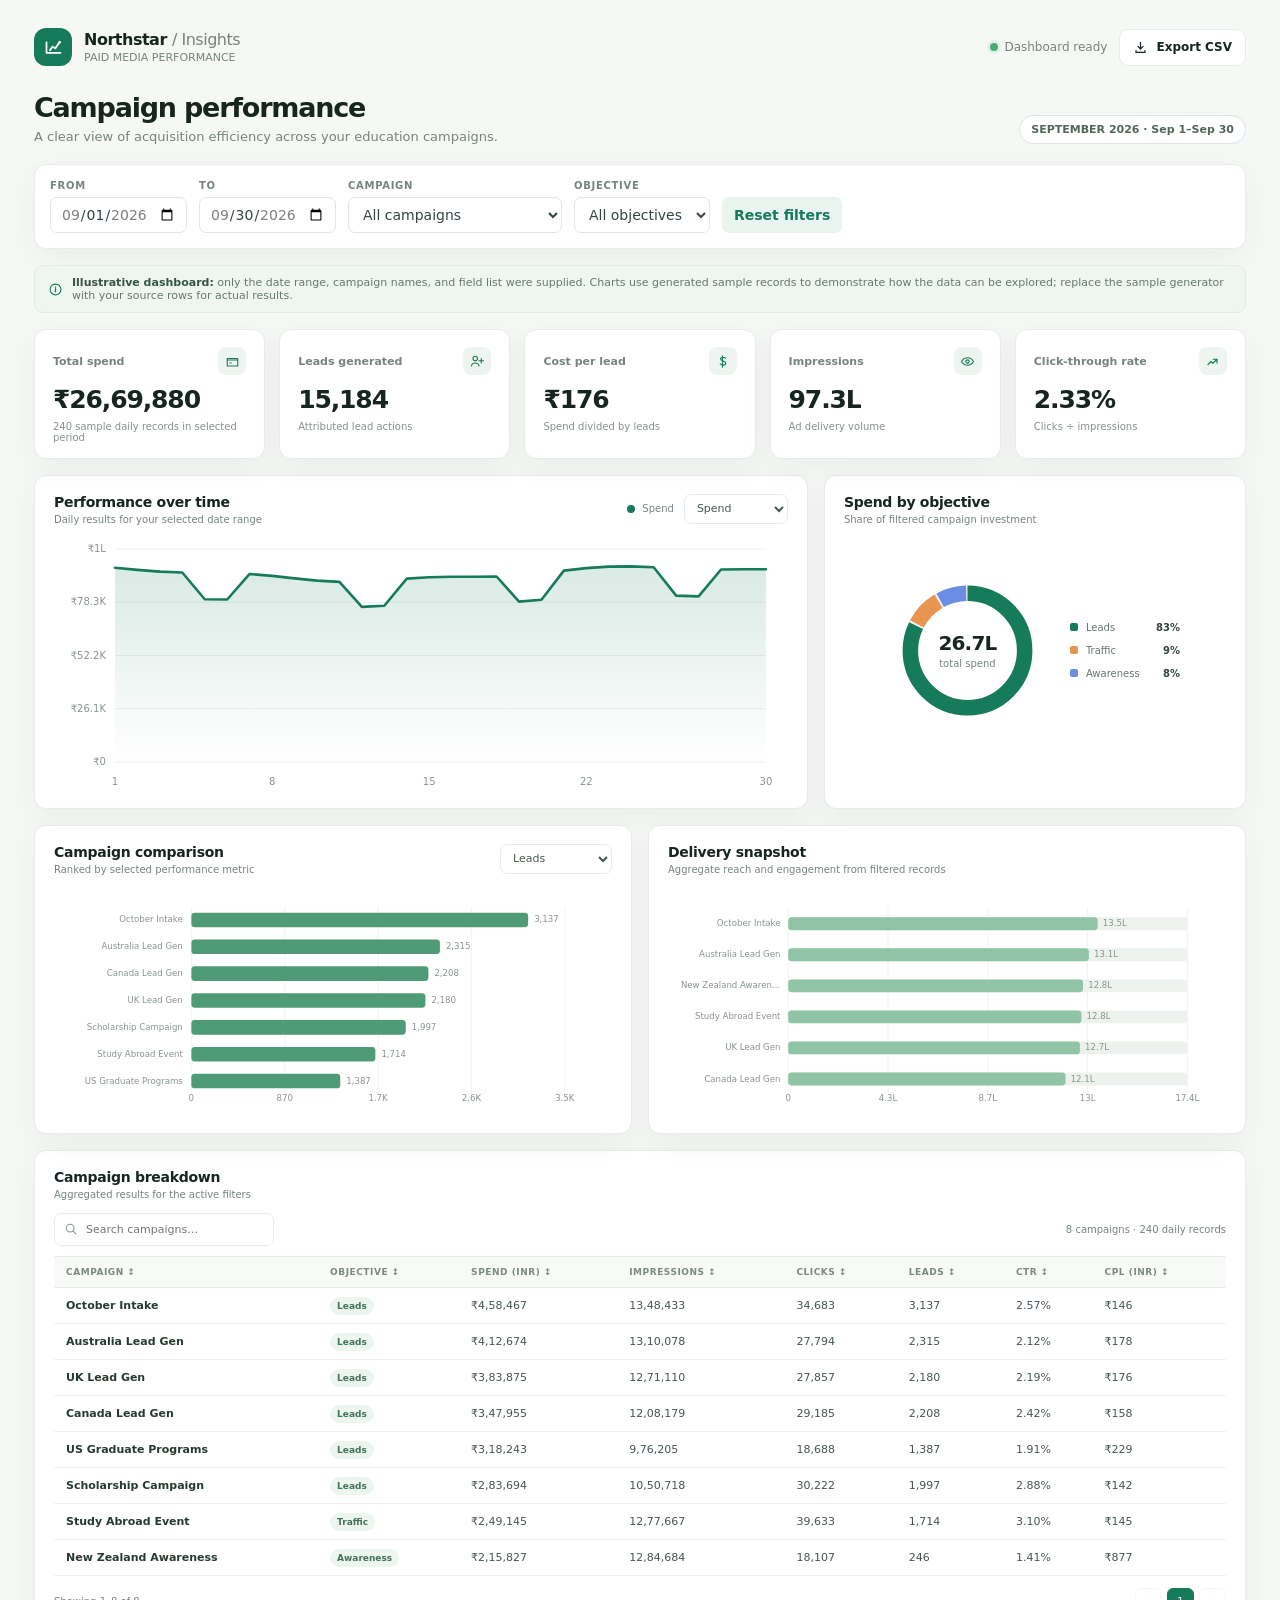
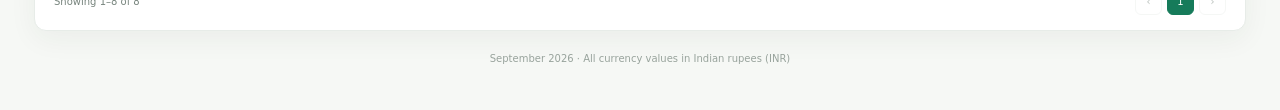
<file: index.html>
<!DOCTYPE html>
<html lang="en">
<head>
<meta charset="UTF-8">
<meta name="viewport" content="width=device-width, initial-scale=1.0">
<title>Campaign Performance | September 2026</title>
<style>
  :root {
    --ink: #17251f;
    --muted: #77847d;
    --line: #e7ece8;
    --paper: #f6f8f5;
    --card: #fff;
    --green: #167b5a;
    --green-dark: #105b43;
    --mint: #e8f4ed;
    --orange: #e99552;
    --blue: #6b8de3;
    --purple: #9880d6;
    --shadow: 0 8px 28px rgba(30, 54, 42, .055);
  }
  * { box-sizing: border-box; }
  body {
    margin: 0;
    background: var(--paper);
    color: var(--ink);
    font-family: Inter, ui-sans-serif, system-ui, -apple-system, BlinkMacSystemFont, "Segoe UI", sans-serif;
    font-size: 14px;
  }
  button, select, input { font: inherit; }
  button { cursor: pointer; }
  .app { max-width: 1480px; margin: 0 auto; padding: 28px 34px 46px; }
  .topbar { display:flex; justify-content:space-between; align-items:center; gap:20px; margin-bottom:26px; }
  .brand { display:flex; align-items:center; gap:12px; }
  .brand-mark { width:38px; height:38px; border-radius:12px; display:grid; place-items:center; color:#fff; background:var(--green); }
  .brand-mark svg { width:21px; height:21px; }
  .brand-name { font-weight:750; letter-spacing:-.03em; font-size:16px; }
  .brand-sub { color:var(--muted); font-size:11px; margin-top:2px; }
  .top-right { display:flex; align-items:center; gap:12px; color:var(--muted); font-size:12px; }
  .live-dot { width:8px; height:8px; border-radius:50%; background:#49aa79; display:inline-block; margin-right:6px; box-shadow:0 0 0 3px #e0f1e7; }
  .export-btn { border:1px solid var(--line); background:#fff; padding:10px 13px; border-radius:9px; color:var(--ink); font-weight:650; display:flex; gap:8px; align-items:center; }
  .export-btn:hover { border-color:#b6cfc0; background:#fbfdfb; }
  .export-btn svg { width:15px; height:15px; }
  .heading { display:flex; justify-content:space-between; align-items:end; gap:20px; margin: 0 0 20px; }
  h1 { font-size:27px; letter-spacing:-.045em; margin:0 0 6px; line-height:1.15; }
  .subtitle { color:var(--muted); margin:0; font-size:13px; }
  .period-badge { border:1px solid #dce6df; color:#52665a; border-radius:20px; padding:7px 11px; background:#fff; font-size:11px; font-weight:650; white-space:nowrap; }
  .filters { display:flex; flex-wrap:wrap; align-items:end; gap:12px; padding:15px; background:var(--card); border:1px solid var(--line); border-radius:12px; box-shadow:var(--shadow); margin-bottom:16px; }
  .filter { display:flex; flex-direction:column; gap:6px; min-width:135px; }
  .filter label { color:var(--muted); font-weight:650; font-size:10px; text-transform:uppercase; letter-spacing:.07em; }
  .filter select, .filter input { height:36px; border:1px solid #e1e8e3; border-radius:7px; background:#fff; padding:0 10px; color:#34463b; outline:none; }
  .filter select:focus, .filter input:focus { border-color:#7ab298; box-shadow:0 0 0 3px #e7f3eb; }
  .filter.campaign { min-width:190px; }
  .reset-btn { height:36px; padding:0 12px; border:0; color:var(--green); background:var(--mint); border-radius:7px; font-weight:700; }
  .notice { display:flex; align-items:center; gap:9px; color:#66796d; background:#eff5f0; border:1px solid #e1ebe3; border-radius:9px; padding:10px 13px; margin-bottom:16px; font-size:11px; }
  .notice strong { color:#365543; }
  .notice svg { flex:0 0 auto; width:15px; height:15px; color:var(--green); }
  .kpis { display:grid; grid-template-columns:repeat(5,1fr); gap:14px; margin-bottom:16px; }
  .card { background:var(--card); border:1px solid var(--line); border-radius:12px; box-shadow:var(--shadow); }
  .kpi { padding:17px 18px 15px; min-height:120px; position:relative; overflow:hidden; }
  .kpi-top { display:flex; align-items:center; justify-content:space-between; color:var(--muted); font-size:11px; font-weight:650; }
  .kpi-icon { display:grid; place-items:center; width:28px; height:28px; border-radius:8px; background:#eef5f0; color:var(--green); }
  .kpi-icon svg { width:15px; height:15px; }
  .kpi-value { font-size:25px; font-weight:760; letter-spacing:-.045em; margin-top:11px; line-height:1.1; }
  .kpi-foot { font-size:10px; color:#87928b; margin-top:7px; }
  .grid-main { display:grid; grid-template-columns:minmax(0,1.65fr) minmax(280px,.9fr); gap:16px; margin-bottom:16px; }
  .grid-secondary { display:grid; grid-template-columns:minmax(0,1fr) minmax(0,1fr); gap:16px; margin-bottom:16px; }
  .panel { padding:18px 19px 15px; min-width:0; }
  .panel-head { display:flex; justify-content:space-between; align-items:flex-start; gap:12px; margin-bottom:8px; }
  .panel-title { font-weight:740; font-size:14px; letter-spacing:-.02em; }
  .panel-sub { color:var(--muted); font-size:10px; margin-top:4px; }
  .select-small { height:30px; border:1px solid var(--line); border-radius:7px; color:#46584c; background:#fff; font-size:11px; padding:0 8px; }
  .chart-wrap { width:100%; position:relative; }
  .trend-wrap { height:260px; }
  .small-chart { height:235px; }
  svg.chart { display:block; width:100%; height:100%; overflow:visible; }
  .chart text { font-family:inherit; fill:#89958d; font-size:10px; }
  .chart .gridline { stroke:#edf1ee; stroke-width:1; }
  .chart .axis { stroke:#dfe7e1; stroke-width:1; }
  .chart .series-line { fill:none; stroke:var(--green); stroke-width:2.6; stroke-linecap:round; stroke-linejoin:round; }
  .chart .area { fill:url(#areaFill); }
  .chart .hoverline { stroke:#a9bdb0; stroke-dasharray:3 4; stroke-width:1; }
  .chart .point { fill:#fff; stroke:var(--green); stroke-width:2; }
  .chart .bar { fill:#4f9b77; }
  .chart .bar:hover { fill:#167b5a; }
  .chart .interactive { cursor:pointer; }
  .tooltip { position:absolute; pointer-events:none; opacity:0; z-index:5; background:#17251f; color:white; border-radius:7px; padding:8px 10px; font-size:10px; line-height:1.5; box-shadow:0 5px 16px #17251f33; white-space:nowrap; transform:translate(-50%,-110%); transition:opacity .12s; }
  .legend { display:flex; gap:7px; align-items:center; color:#77847d; font-size:10px; }
  .legend-dot { width:8px; height:8px; border-radius:50%; background:var(--green); }
  .donut-layout { height:235px; display:flex; align-items:center; justify-content:center; gap:25px; }
  .donut-box { width:155px; height:155px; position:relative; flex:0 0 auto; }
  .donut-box svg { width:100%; height:100%; transform:rotate(-90deg); }
  .donut-center { position:absolute; inset:0; display:flex; flex-direction:column; align-items:center; justify-content:center; pointer-events:none; }
  .donut-center strong { font-size:20px; letter-spacing:-.04em; }
  .donut-center span { color:var(--muted); font-size:10px; margin-top:3px; }
  .donut-legend { display:flex; flex-direction:column; gap:12px; min-width:110px; }
  .legend-row { display:grid; grid-template-columns:9px 1fr auto; gap:7px; align-items:center; font-size:10px; color:#68766e; }
  .legend-row i { width:8px; height:8px; border-radius:2px; }
  .legend-row strong { color:#34463b; font-size:10px; }
  .table-panel { overflow:hidden; }
  .table-tools { display:flex; align-items:center; justify-content:space-between; gap:12px; margin:13px 0 10px; }
  .search { position:relative; }
  .search svg { position:absolute; left:10px; top:9px; width:14px; color:#89958d; }
  .search input { border:1px solid var(--line); border-radius:7px; height:33px; padding:0 10px 0 31px; width:220px; outline:none; font-size:11px; }
  .search input:focus { border-color:#7ab298; }
  .table-meta { color:var(--muted); font-size:10px; }
  .table-scroll { overflow-x:auto; }
  table { border-collapse:collapse; width:100%; min-width:760px; }
  th { background:#f8faf8; color:#7b8980; font-size:9px; letter-spacing:.06em; text-transform:uppercase; font-weight:700; text-align:left; padding:10px 12px; border-top:1px solid var(--line); border-bottom:1px solid var(--line); white-space:nowrap; cursor:pointer; }
  th:hover { color:var(--green); }
  td { padding:11px 12px; border-bottom:1px solid #edf1ee; color:#46574d; font-size:11px; white-space:nowrap; }
  tbody tr:hover { background:#fbfdfb; }
  .campaign-cell { color:#263a2f; font-weight:680; }
  .objective-tag { background:#edf5ef; color:#42745a; padding:4px 7px; border-radius:20px; font-size:9px; font-weight:650; }
  .pagination { display:flex; justify-content:space-between; align-items:center; padding-top:12px; color:var(--muted); font-size:10px; }
  .page-buttons { display:flex; gap:5px; }
  .page-buttons button { min-width:27px; height:27px; border:1px solid var(--line); background:#fff; border-radius:6px; color:#58685e; font-size:10px; }
  .page-buttons button.active { background:var(--green); color:#fff; border-color:var(--green); }
  .page-buttons button:disabled { opacity:.4; cursor:default; }
  .footer { color:#98a39c; text-align:center; font-size:10px; margin-top:22px; }
  @media (max-width: 1000px) {
    .app { padding:24px 20px 36px; }
    .kpis { grid-template-columns:repeat(3,1fr); }
    .grid-main { grid-template-columns:minmax(0,1.4fr) minmax(250px,.9fr); }
    .donut-layout { gap:10px; }
    .donut-box { width:130px; height:130px; }
  }
  @media (max-width: 720px) {
    .app { padding:18px 14px 30px; }
    .heading { align-items:flex-start; flex-direction:column; gap:10px; }
    h1 { font-size:24px; }
    .topbar { margin-bottom:22px; }
    .top-right .live-text { display:none; }
    .filters { gap:10px; }
    .filter { flex:1 1 130px; }
    .filter.campaign { min-width:150px; }
    .kpis { grid-template-columns:repeat(2,1fr); gap:10px; }
    .kpi { min-height:110px; padding:14px; }
    .kpi-value { font-size:22px; }
    .grid-main, .grid-secondary { grid-template-columns:1fr; gap:12px; }
    .panel { padding:15px 14px 12px; }
    .trend-wrap { height:235px; }
    .small-chart { height:220px; }
    .donut-layout { height:220px; }
    .table-tools { align-items:flex-start; flex-direction:column; }
    .search input { width:min(100%, 280px); }
  }
  @media (max-width: 390px) {
    .kpis { grid-template-columns:1fr 1fr; }
    .kpi-top { font-size:10px; }
    .kpi-value { font-size:19px; }
    .top-right { gap:7px; }
    .export-btn { padding:9px; }
    .donut-layout { gap:5px; }
    .donut-box { width:115px; height:115px; }
  }
</style>
</head>
<body>
<div class="app">
  <header class="topbar">
    <div class="brand">
      <div class="brand-mark" aria-hidden="true">
        <svg viewBox="0 0 24 24" fill="none"><path d="M4 18V6m0 12h16M8 15l3-4 3 2 5-7" stroke="currentColor" stroke-width="2" stroke-linecap="round" stroke-linejoin="round"/><circle cx="19" cy="6" r="1.5" fill="currentColor"/></svg>
      </div>
      <div><div class="brand-name">Northstar <span style="font-weight:450;color:#77847d">/ Insights</span></div><div class="brand-sub">PAID MEDIA PERFORMANCE</div></div>
    </div>
    <div class="top-right">
      <span class="live-text"><span class="live-dot"></span>Dashboard ready</span>
      <button class="export-btn" id="exportBtn" title="Download filtered campaign data as CSV">
        <svg viewBox="0 0 20 20" fill="none"><path d="M10 3v9m0 0 3.5-3.5M10 12 6.5 8.5M4 14v2.5h12V14" stroke="currentColor" stroke-width="1.6" stroke-linecap="round" stroke-linejoin="round"/></svg>
        Export CSV
      </button>
    </div>
  </header>

  <section class="heading">
    <div>
      <h1>Campaign performance</h1>
      <p class="subtitle">A clear view of acquisition efficiency across your education campaigns.</p>
    </div>
    <span class="period-badge" id="periodBadge">SEPTEMBER 2026</span>
  </section>

  <section class="filters" aria-label="Dashboard filters">
    <div class="filter">
      <label for="dateFrom">From</label>
      <input type="date" id="dateFrom" min="2026-09-01" max="2026-09-30" value="2026-09-01">
    </div>
    <div class="filter">
      <label for="dateTo">To</label>
      <input type="date" id="dateTo" min="2026-09-01" max="2026-09-30" value="2026-09-30">
    </div>
    <div class="filter campaign">
      <label for="campaignFilter">Campaign</label>
      <select id="campaignFilter"><option value="all">All campaigns</option></select>
    </div>
    <div class="filter">
      <label for="objectiveFilter">Objective</label>
      <select id="objectiveFilter"><option value="all">All objectives</option></select>
    </div>
    <button class="reset-btn" id="resetBtn">Reset filters</button>
  </section>

  <div class="notice">
    <svg viewBox="0 0 20 20" fill="none"><circle cx="10" cy="10" r="7.2" stroke="currentColor" stroke-width="1.5"/><path d="M10 9v4m0-6h.01" stroke="currentColor" stroke-width="1.7" stroke-linecap="round"/></svg>
    <span><strong>Illustrative dashboard:</strong> only the date range, campaign names, and field list were supplied. Charts use generated sample records to demonstrate how the data can be explored; replace the sample generator with your source rows for actual results.</span>
  </div>

  <section class="kpis" aria-label="Campaign summary">
    <article class="card kpi"><div class="kpi-top"><span>Total spend</span><span class="kpi-icon"><svg viewBox="0 0 20 20" fill="none"><path d="M3 6h14v10H3zM3 8h14M6 12h3" stroke="currentColor" stroke-width="1.5" stroke-linejoin="round"/></svg></span></div><div class="kpi-value" id="kpiSpend">—</div><div class="kpi-foot" id="kpiSpendFoot">INR invested in selected period</div></article>
    <article class="card kpi"><div class="kpi-top"><span>Leads generated</span><span class="kpi-icon"><svg viewBox="0 0 20 20" fill="none"><circle cx="7" cy="6" r="3" stroke="currentColor" stroke-width="1.5"/><path d="M2 16c.3-2.8 2-4 5-4s4.7 1.2 5 4m3-10v6m-3-3h6" stroke="currentColor" stroke-width="1.5" stroke-linecap="round"/></svg></span></div><div class="kpi-value" id="kpiLeads">—</div><div class="kpi-foot">Attributed lead actions</div></article>
    <article class="card kpi"><div class="kpi-top"><span>Cost per lead</span><span class="kpi-icon"><svg viewBox="0 0 20 20" fill="none"><path d="M10 2.5v15m4-11.8c-.7-.9-1.8-1.3-3.3-1.3-2 0-3.2 1-3.2 2.4 0 3.8 6.8 1.5 6.8 5.4 0 1.5-1.4 2.6-3.6 2.6-1.5 0-2.8-.5-3.8-1.6" stroke="currentColor" stroke-width="1.5" stroke-linecap="round"/></svg></span></div><div class="kpi-value" id="kpiCpl">—</div><div class="kpi-foot">Spend divided by leads</div></article>
    <article class="card kpi"><div class="kpi-top"><span>Impressions</span><span class="kpi-icon"><svg viewBox="0 0 20 20" fill="none"><path d="M2 10s2.8-5 8-5 8 5 8 5-2.8 5-8 5-8-5-8-5Z" stroke="currentColor" stroke-width="1.5"/><circle cx="10" cy="10" r="2.2" stroke="currentColor" stroke-width="1.5"/></svg></span></div><div class="kpi-value" id="kpiImpressions">—</div><div class="kpi-foot">Ad delivery volume</div></article>
    <article class="card kpi"><div class="kpi-top"><span>Click-through rate</span><span class="kpi-icon"><svg viewBox="0 0 20 20" fill="none"><path d="m4 14 4-4 2.5 2.5L16 7m-5 0h5v5" stroke="currentColor" stroke-width="1.6" stroke-linecap="round" stroke-linejoin="round"/></svg></span></div><div class="kpi-value" id="kpiCtr">—</div><div class="kpi-foot">Clicks ÷ impressions</div></article>
  </section>

  <section class="grid-main">
    <article class="card panel">
      <div class="panel-head">
        <div><div class="panel-title">Performance over time</div><div class="panel-sub">Daily results for your selected date range</div></div>
        <div style="display:flex;align-items:center;gap:10px">
          <span class="legend"><i class="legend-dot"></i><span id="trendLegend">Spend</span></span>
          <select class="select-small" id="trendMetric" aria-label="Trend metric">
            <option value="spend">Spend</option><option value="leads">Leads</option><option value="clicks">Clicks</option><option value="impressions">Impressions</option>
          </select>
        </div>
      </div>
      <div class="chart-wrap trend-wrap"><div class="tooltip" id="trendTip"></div><svg class="chart" id="trendChart" viewBox="0 0 720 260" preserveAspectRatio="xMidYMid meet" role="img" aria-label="Daily performance trend chart"></svg></div>
    </article>
    <article class="card panel">
      <div class="panel-head"><div><div class="panel-title">Spend by objective</div><div class="panel-sub">Share of filtered campaign investment</div></div></div>
      <div class="donut-layout">
        <div class="donut-box"><svg id="donutChart" viewBox="0 0 160 160" role="img" aria-label="Spend by campaign objective"></svg><div class="donut-center"><strong id="donutTotal">—</strong><span>total spend</span></div></div>
        <div class="donut-legend" id="donutLegend"></div>
      </div>
    </article>
  </section>

  <section class="grid-secondary">
    <article class="card panel">
      <div class="panel-head">
        <div><div class="panel-title">Campaign comparison</div><div class="panel-sub">Ranked by selected performance metric</div></div>
        <select class="select-small" id="barMetric" aria-label="Campaign comparison metric">
          <option value="leads">Leads</option><option value="spend">Spend</option><option value="cpl">Cost per lead</option><option value="clicks">Clicks</option>
        </select>
      </div>
      <div class="chart-wrap small-chart"><div class="tooltip" id="barTip"></div><svg class="chart" id="barChart" viewBox="0 0 650 235" preserveAspectRatio="xMidYMid meet" role="img" aria-label="Campaign comparison chart"></svg></div>
    </article>
    <article class="card panel">
      <div class="panel-head"><div><div class="panel-title">Delivery snapshot</div><div class="panel-sub">Aggregate reach and engagement from filtered records</div></div></div>
      <div class="chart-wrap small-chart"><div class="tooltip" id="deliveryTip"></div><svg class="chart" id="deliveryChart" viewBox="0 0 650 235" preserveAspectRatio="xMidYMid meet" role="img" aria-label="Campaign delivery snapshot"></svg></div>
    </article>
  </section>

  <section class="card panel table-panel">
    <div class="panel-head">
      <div><div class="panel-title">Campaign breakdown</div><div class="panel-sub">Aggregated results for the active filters</div></div>
    </div>
    <div class="table-tools">
      <div class="search"><svg viewBox="0 0 20 20" fill="none"><circle cx="8.8" cy="8.8" r="5.5" stroke="currentColor" stroke-width="1.5"/><path d="m13 13 4 4" stroke="currentColor" stroke-width="1.5" stroke-linecap="round"/></svg><input id="searchInput" type="search" placeholder="Search campaigns…"></div>
      <span class="table-meta" id="tableMeta"></span>
    </div>
    <div class="table-scroll">
      <table>
        <thead><tr>
          <th data-sort="name">Campaign ↕</th><th data-sort="objective">Objective ↕</th><th data-sort="spend">Spend (INR) ↕</th><th data-sort="impressions">Impressions ↕</th><th data-sort="clicks">Clicks ↕</th><th data-sort="leads">Leads ↕</th><th data-sort="ctr">CTR ↕</th><th data-sort="cpl">CPL (INR) ↕</th>
        </tr></thead>
        <tbody id="tableBody"></tbody>
      </table>
    </div>
    <div class="pagination"><span id="pageInfo"></span><div class="page-buttons" id="pageButtons"></div></div>
  </section>
  <div class="footer">September 2026 · All currency values in Indian rupees (INR)</div>
</div>

<script>
(() => {
  "use strict";
  const campaignSpecs = [
    {name:"Australia Lead Gen", objective:"Leads", base:14200, cpm:315, ctr:.021, cvr:.083, audience:"Study Abroad", age:"18–24"},
    {name:"Canada Lead Gen", objective:"Leads", base:11900, cpm:288, ctr:.024, cvr:.076, audience:"Study Abroad", age:"18–24"},
    {name:"UK Lead Gen", objective:"Leads", base:13100, cpm:302, ctr:.022, cvr:.079, audience:"Study Abroad", age:"18–24"},
    {name:"October Intake", objective:"Leads", base:15700, cpm:340, ctr:.026, cvr:.091, audience:"High Intent", age:"22–30"},
    {name:"Scholarship Campaign", objective:"Leads", base:9800, cpm:270, ctr:.029, cvr:.066, audience:"Scholarship Seekers", age:"18–24"},
    {name:"Study Abroad Event", objective:"Traffic", base:8700, cpm:195, ctr:.031, cvr:.043, audience:"Event Prospects", age:"18–30"},
    {name:"US Graduate Programs", objective:"Leads", base:11200, cpm:326, ctr:.019, cvr:.074, audience:"Graduate Applicants", age:"25–34"},
    {name:"New Zealand Awareness", objective:"Awareness", base:7600, cpm:168, ctr:.014, cvr:.028, audience:"Prospective Students", age:"18–24"}
  ];
  const placements = ["Instagram Feed","Facebook Feed","Instagram Stories","Reels"];
  const creatives = ["Video","Carousel","Static Image"];
  const destinations = ["Lead Form","Website","Event Page"];
  const rows = [];
  const pad = n => String(n).padStart(2,"0");
  const fmtDate = d => `2026-09-${pad(d)}`;
  // Deterministic sample records make the dashboard usable without source-level rows.
  for (let day=1; day<=30; day++) {
    campaignSpecs.forEach((c, ci) => {
      const wave = 1 + .13*Math.sin((day + ci*2.7)/4.2) + .055*Math.cos(day*.79 + ci);
      const weekday = [0,1,2,3,4,5,6][new Date(2026,8,day).getDay()];
      const dayFactor = weekday===0 || weekday===6 ? .86 : 1;
      const spend = Math.round(c.base * wave * dayFactor);
      const impressions = Math.round(spend / c.cpm * 1000);
      const clicks = Math.round(impressions * c.ctr * (1 + .08*Math.sin(day*.5 + ci)));
      const leads = c.objective === "Awareness" ? Math.round(clicks * c.cvr * .48) : Math.max(1,Math.round(clicks * c.cvr * (1 + .12*Math.cos(day*.67 + ci))));
      const reach = Math.round(impressions / (1.48 + .16*Math.sin(day*.28+ci)));
      const budget = Math.round(c.base * 1.12);
      rows.push({
        Date:fmtDate(day), Campaign_ID:`CMP${String(ci+1).padStart(3,"0")}`, Campaign_Name:c.name,
        Ad_Set:`${c.audience} | ${c.age}`, Ad_ID:`AD${String(ci+1).padStart(2,"0")}${String((day%4)+1).padStart(2,"0")}`,
        Destination:destinations[(day+ci)%destinations.length], Objective:c.objective,
        Creative_Type:creatives[(day+ci*2)%creatives.length], Placement:placements[(day+ci)%placements.length],
        Audience:c.audience, Age_Group:c.age, Budget_INR:budget, Spend_INR:spend, Impressions:impressions,
        Reach:reach, Clicks:clicks, CTR_Percent:impressions ? clicks/impressions*100 : 0,
        CPC_INR:clicks ? spend/clicks : 0, CPM_INR:impressions ? spend/impressions*1000 : 0,
        Leads:leads, CPL_INR:leads ? spend/leads : 0,
        Landing_Page_Views:Math.round(clicks*.81), Video_Views:Math.round(impressions*(c.objective==="Awareness"?.23:.105)),
        Frequency:impressions/reach
      });
    });
  }
  const $ = id => document.getElementById(id);
  const colors = ["#167b5a","#e99552","#6b8de3","#9880d6","#4ca6a0","#d6757c","#83a94f","#d1a841"];
  const num = n => new Intl.NumberFormat("en-IN").format(Math.round(n||0));
  const money = n => "₹" + num(n);
  const compact = n => {
    if (n >= 1e7) return (n/1e7).toFixed(1).replace(/\.0$/,"")+"Cr";
    if (n >= 1e5) return (n/1e5).toFixed(1).replace(/\.0$/,"")+"L";
    if (n >= 1e3) return (n/1e3).toFixed(1).replace(/\.0$/,"")+"K";
    return num(n);
  };
  const sum = (arr,key) => arr.reduce((a,r)=>a+(+r[key]||0),0);
  const escapeHTML = s => String(s).replace(/[&<>"']/g, c => ({'&':'&amp;','<':'&lt;','>':'&gt;','"':'&quot;',"'":'&#39;'}[c]));
  const campaignSelect = $("campaignFilter");
  campaignSpecs.forEach(c => campaignSelect.add(new Option(c.name,c.name)));
  [...new Set(rows.map(r=>r.Objective))].forEach(x => $("objectiveFilter").add(new Option(x,x)));

  let filtered = rows.slice();
  let sortKey = "spend", sortDirection = -1, page = 1;
  const pageSize = 8;
  function getFiltered() {
    const from = $("dateFrom").value || "2026-09-01";
    const to = $("dateTo").value || "2026-09-30";
    const camp = campaignSelect.value, obj = $("objectiveFilter").value;
    return rows.filter(r => r.Date >= from && r.Date <= to &&
      (camp==="all" || r.Campaign_Name===camp) && (obj==="all" || r.Objective===obj));
  }
  function aggregateByCampaign(data) {
    const map = new Map();
    data.forEach(r => {
      let a=map.get(r.Campaign_Name);
      if (!a) { a={name:r.Campaign_Name,objective:r.Objective,spend:0,impressions:0,reach:0,clicks:0,leads:0,views:0,video:0}; map.set(r.Campaign_Name,a); }
      a.spend+=r.Spend_INR; a.impressions+=r.Impressions; a.reach+=r.Reach; a.clicks+=r.Clicks; a.leads+=r.Leads; a.views+=r.Landing_Page_Views; a.video+=r.Video_Views;
    });
    return [...map.values()].map(a=>({...a,ctr:a.impressions?a.clicks/a.impressions*100:0,cpl:a.leads?a.spend/a.leads:0,cpc:a.clicks?a.spend/a.clicks:0,frequency:a.reach?a.impressions/a.reach:0}));
  }
  function setPeriodLabel() {
    const from=$("dateFrom").value, to=$("dateTo").value;
    const sameMonth=from.slice(0,7)===to.slice(0,7);
    const dateFmt=s=>new Date(s+"T00:00:00").toLocaleDateString("en-US",{month:"short",day:"numeric"});
    $("periodBadge").textContent=sameMonth
      ? `${new Date(from+"T00:00:00").toLocaleDateString("en-US",{month:"long",year:"numeric"}).toUpperCase()} · ${dateFmt(from)}–${dateFmt(to)}`
      : `${dateFmt(from)} – ${dateFmt(to)}, 2026`;
  }
  function update() {
    // Keep the date interval valid after manual edits.
    if ($("dateFrom").value > $("dateTo").value) $("dateTo").value = $("dateFrom").value;
    filtered=getFiltered();
    setPeriodLabel();
    const spend=sum(filtered,"Spend_INR"), leads=sum(filtered,"Leads"), impressions=sum(filtered,"Impressions"), clicks=sum(filtered,"Clicks");
    $("kpiSpend").textContent=money(spend);
    $("kpiLeads").textContent=num(leads);
    $("kpiCpl").textContent=leads?money(spend/leads):"—";
    $("kpiImpressions").textContent=compact(impressions);
    $("kpiCtr").textContent=impressions?(clicks/impressions*100).toFixed(2)+"%":"—";
    $("kpiSpendFoot").textContent=`${filtered.length} sample daily records in selected period`;
    renderTrend(filtered);
    renderDonut(filtered);
    renderBars(filtered);
    renderDelivery(filtered);
    renderTable();
  }
  function svgEl(name,attrs={},text) {
    const el=document.createElementNS("http://www.w3.org/2000/svg",name);
    Object.entries(attrs).forEach(([k,v])=>el.setAttribute(k,v));
    if(text!==undefined) el.textContent=text;
    return el;
  }
  function niceMax(x) {
    if (!x || x<=0) return 1;
    const p=Math.pow(10,Math.floor(Math.log10(x)));
    return Math.ceil(x/p*1.15)/1.15*p;
  }
  function showTip(tip, wrap, html, event) {
    const rect=wrap.getBoundingClientRect();
    tip.innerHTML=html;
    tip.style.left=Math.max(45,Math.min(rect.width-45,event.clientX-rect.left))+"px";
    tip.style.top=Math.max(45,event.clientY-rect.top)+"px";
    tip.style.opacity=1;
  }
  function renderTrend(data) {
    const svg=$("trendChart"); svg.replaceChildren();
    const W=720,H=260,L=54,R=15,T=16,B=31, pw=W-L-R,ph=H-T-B;
    const metric=$("trendMetric").value;
    const cfg={spend:{key:"Spend_INR",label:"Spend",format:money},leads:{key:"Leads",label:"Leads",format:num},clicks:{key:"Clicks",label:"Clicks",format:num},impressions:{key:"Impressions",label:"Impressions",format:compact}}[metric];
    $("trendLegend").textContent=cfg.label;
    const dayMap=new Map();
    data.forEach(r=>dayMap.set(r.Date,(dayMap.get(r.Date)||0)+r[cfg.key]));
    const days=[...dayMap.keys()].sort();
    if(!days.length){svg.append(svgEl("text",{x:W/2,y:H/2,"text-anchor":"middle"},"No data for this selection"));return;}
    const vals=days.map(d=>dayMap.get(d)), max=niceMax(Math.max(...vals));
    const x=i=>L+(days.length===1?pw/2:i/(days.length-1)*pw), y=v=>T+ph-(v/max*ph);
    const defs=svgEl("defs"), grad=svgEl("linearGradient",{id:"areaFill",x1:"0",x2:"0",y1:"0",y2:"1"});
    grad.append(svgEl("stop",{offset:"0%","stop-color":"#167b5a","stop-opacity":".16"}),svgEl("stop",{offset:"100%","stop-color":"#167b5a","stop-opacity":"0"}));defs.append(grad);svg.append(defs);
    for(let i=0;i<=4;i++){
      const yy=T+ph-i*ph/4, value=max*i/4;
      svg.append(svgEl("line",{x1:L,y1:yy,x2:W-R,y2:yy,class:"gridline"}));
      svg.append(svgEl("text",{x:L-9,y:yy+3,"text-anchor":"end"},metric==="spend"?"₹"+compact(value):compact(value)));
    }
    const dline=vals.map((v,i)=>(i?"L":"M")+x(i)+" "+y(v)).join(" ");
    const area=dline+` L ${x(vals.length-1)} ${T+ph} L ${x(0)} ${T+ph} Z`;
    svg.append(svgEl("path",{d:area,class:"area"}),svgEl("path",{d:dline,class:"series-line"}));
    const labelIdx=[...new Set([0,Math.floor((days.length-1)*.25),Math.floor((days.length-1)*.5),Math.floor((days.length-1)*.75),days.length-1])];
    labelIdx.forEach(i=>svg.append(svgEl("text",{x:x(i),y:H-8,"text-anchor":"middle"},String(Number(days[i].slice(-2))))));
    const wrap=svg.parentElement, tip=$("trendTip");
    days.forEach((d,i)=>{
      const group=svgEl("g",{class:"interactive"});
      group.append(svgEl("line",{x1:x(i),y1:T,x2:x(i),y2:T+ph,class:"hoverline",opacity:"0"}));
      group.append(svgEl("circle",{cx:x(i),cy:y(vals[i]),r:"4",class:"point",opacity:"0"}));
      group.append(svgEl("rect",{x:x(i)-Math.max(8,pw/days.length/2),y:T,width:Math.max(16,pw/days.length),height:ph,fill:"transparent"}));
      group.addEventListener("mousemove",e=>{
        group.children[0].setAttribute("opacity","1");group.children[1].setAttribute("opacity","1");
        showTip(tip,wrap,`<strong>${new Date(d+"T00:00:00").toLocaleDateString("en-US",{month:"short",day:"numeric"})}</strong><br>${cfg.label}: ${cfg.format(vals[i])}`,e);
      });
      group.addEventListener("mouseleave",()=>{group.children[0].setAttribute("opacity","0");group.children[1].setAttribute("opacity","0");tip.style.opacity=0;});
      svg.append(group);
    });
  }
  function renderDonut(data) {
    const svg=$("donutChart"); svg.replaceChildren();
    const totals=new Map();data.forEach(r=>totals.set(r.Objective,(totals.get(r.Objective)||0)+r.Spend_INR));
    const entries=[...totals].sort((a,b)=>b[1]-a[1]), total=entries.reduce((a,e)=>a+e[1],0);
    $("donutTotal").textContent=compact(total);
    const cx=80,cy=80,r=59,circ=2*Math.PI*r;
    svg.append(svgEl("circle",{cx,cy,r,fill:"none",stroke:"#edf1ee","stroke-width":16}));
    let offset=0;
    entries.forEach(([label,value],i)=>{
      const length=total?value/total*circ:0;
      svg.append(svgEl("circle",{cx,cy,r,fill:"none",stroke:colors[i%colors.length],"stroke-width":16,
        "stroke-dasharray":`${Math.max(0,length-2)} ${circ-length+2}`,"stroke-dashoffset":-offset}));
      offset+=length;
    });
    $("donutLegend").innerHTML=entries.length?entries.map(([label,v],i)=>`<div class="legend-row"><i style="background:${colors[i%colors.length]}"></i><span>${escapeHTML(label)}</span><strong>${total?(v/total*100).toFixed(0):0}%</strong></div>`).join(""):`<span style="color:#89958d;font-size:11px">No data</span>`;
  }
  function renderBars(data) {
    const svg=$("barChart");svg.replaceChildren();
    const W=650,H=235,L=160,R=55,T=8,B=8,pw=W-L-R,ph=H-T-B;
    const key=$("barMetric").value, all=aggregateByCampaign(data);
    const prop={leads:"leads",spend:"spend",cpl:"cpl",clicks:"clicks"}[key];
    const ordered=all.sort((a,b)=>b[prop]-a[prop]).slice(0,7);
    const max=niceMax(Math.max(...ordered.map(a=>a[prop]||0)));
    if(!ordered.length){svg.append(svgEl("text",{x:W/2,y:H/2,"text-anchor":"middle"},"No data for this selection"));return;}
    const step=ph/ordered.length, barH=Math.min(17,step*.58);
    for(let i=0;i<=4;i++){
      const xx=L+pw*i/4;
      svg.append(svgEl("line",{x1:xx,y1:T,x2:xx,y2:H-B,class:"gridline"}));
      const v=max*i/4;
      svg.append(svgEl("text",{x:xx,y:H-1,"text-anchor":"middle"},key==="spend"||key==="cpl"?"₹"+compact(v):compact(v)));
    }
    const tip=$("barTip"),wrap=svg.parentElement;
    ordered.forEach((d,i)=>{
      const cy=T+i*step+step/2, width=d[prop]/max*pw;
      svg.append(svgEl("text",{x:L-10,y:cy+3,"text-anchor":"end",fill:"#53645a"},d.name.length>22?d.name.slice(0,21)+"…":d.name));
      const rect=svgEl("rect",{x:L,y:cy-barH/2,width:Math.max(0,width),height:barH,rx:4,class:"bar interactive",fill:colors[i%colors.length]});
      rect.addEventListener("mousemove",e=>showTip(tip,wrap,`<strong>${escapeHTML(d.name)}</strong><br>${key==="cpl"?"Cost per lead":key[0].toUpperCase()+key.slice(1)}: ${key==="spend"||key==="cpl"?money(d[prop]):num(d[prop])}`,e));
      rect.addEventListener("mouseleave",()=>tip.style.opacity=0);svg.append(rect);
      const value=key==="spend"||key==="cpl"?money(d[prop]):num(d[prop]);
      svg.append(svgEl("text",{x:Math.min(L+width+7,W-3),y:cy+3,"text-anchor":L+width>W-58?"end":"start",fill:"#66766c"},value));
    });
  }
  function renderDelivery(data) {
    const svg=$("deliveryChart");svg.replaceChildren();
    const W=650,H=235,L=140,R=45,T=10,B=8,pw=W-L-R,ph=H-T-B;
    const all=aggregateByCampaign(data).sort((a,b)=>b.impressions-a.impressions).slice(0,6);
    if(!all.length){svg.append(svgEl("text",{x:W/2,y:H/2,"text-anchor":"middle"},"No data for this selection"));return;}
    const max=niceMax(Math.max(...all.map(a=>a.impressions))), step=ph/all.length,barH=Math.min(15,step*.48);
    for(let i=0;i<=4;i++){
      const xx=L+pw*i/4;svg.append(svgEl("line",{x1:xx,y1:T,x2:xx,y2:H-B,class:"gridline"}));
      svg.append(svgEl("text",{x:xx,y:H-1,"text-anchor":"middle"},compact(max*i/4)));
    }
    const tip=$("deliveryTip"),wrap=svg.parentElement;
    all.forEach((d,i)=>{
      const cy=T+i*step+step/2,w=d.impressions/max*pw;
      svg.append(svgEl("text",{x:L-9,y:cy+3,"text-anchor":"end"},d.name.length>19?d.name.slice(0,18)+"…":d.name));
      const bg=svgEl("rect",{x:L,y:cy-barH/2,width:pw,height:barH,rx:4,fill:"#edf2ee"});
      const bar=svgEl("rect",{x:L,y:cy-barH/2,width:w,height:barH,rx:4,fill:"#91c4a6",class:"interactive"});
      [bg,bar].forEach(el=>{el.addEventListener("mousemove",e=>showTip(tip,wrap,`<strong>${escapeHTML(d.name)}</strong><br>Impressions: ${num(d.impressions)}<br>Daily reach sum: ${num(d.reach)}<br>Frequency: ${d.frequency.toFixed(2)}×<br>CTR: ${d.ctr.toFixed(2)}%`,e));el.addEventListener("mouseleave",()=>tip.style.opacity=0);svg.append(el);});
      svg.append(svgEl("text",{x:Math.min(L+w+6,W-4),y:cy+3,"text-anchor":L+w>W-52?"end":"start",fill:"#66766c"},compact(d.impressions)));
    });
  }
  function renderTable() {
    const search=$("searchInput").value.trim().toLowerCase();
    let list=aggregateByCampaign(filtered).filter(d=>d.name.toLowerCase().includes(search)||d.objective.toLowerCase().includes(search));
    list.sort((a,b)=>{
      const av=a[sortKey]??"",bv=b[sortKey]??"";
      return typeof av==="string"?String(av).localeCompare(String(bv))*sortDirection:(av-bv)*sortDirection;
    });
    const totalPages=Math.max(1,Math.ceil(list.length/pageSize));page=Math.min(page,totalPages);
    const slice=list.slice((page-1)*pageSize,page*pageSize);
    $("tableBody").innerHTML=slice.map(d=>`<tr>
      <td class="campaign-cell">${escapeHTML(d.name)}</td><td><span class="objective-tag">${escapeHTML(d.objective)}</span></td>
      <td>${money(d.spend)}</td><td>${num(d.impressions)}</td><td>${num(d.clicks)}</td><td>${num(d.leads)}</td><td>${d.ctr.toFixed(2)}%</td><td>${d.leads?money(d.cpl):"—"}</td>
    </tr>`).join("") || `<tr><td colspan="8" style="text-align:center;padding:26px;color:#89958d">No campaign records match these filters.</td></tr>`;
    $("tableMeta").textContent=`${list.length} campaign${list.length===1?"":"s"} · ${filtered.length} daily records`;
    $("pageInfo").textContent=list.length?`Showing ${((page-1)*pageSize)+1}–${Math.min(page*pageSize,list.length)} of ${list.length}`:"No results";
    const buttons=$("pageButtons");buttons.innerHTML="";
    const prev=document.createElement("button");prev.textContent="‹";prev.disabled=page===1;prev.onclick=()=>{page--;renderTable()};buttons.append(prev);
    for(let p=1;p<=totalPages;p++){const b=document.createElement("button");b.textContent=p;b.className=p===page?"active":"";b.onclick=()=>{page=p;renderTable()};buttons.append(b);}
    const next=document.createElement("button");next.textContent="›";next.disabled=page===totalPages;next.onclick=()=>{page++;renderTable()};buttons.append(next);
  }
  ["dateFrom","dateTo","campaignFilter","objectiveFilter","trendMetric","barMetric"].forEach(id=>$(id).addEventListener("change",()=>{page=1;update()}));
  $("searchInput").addEventListener("input",()=>{page=1;renderTable()});
  document.querySelectorAll("th[data-sort]").forEach(th=>th.addEventListener("click",()=>{
    const next=th.dataset.sort;
    if(sortKey===next)sortDirection*=-1;else{sortKey=next;sortDirection=next==="name"||next==="objective"?1:-1;}
    renderTable();
  }));
  $("resetBtn").addEventListener("click",()=>{
    $("dateFrom").value="2026-09-01";$("dateTo").value="2026-09-30";
    campaignSelect.value="all";$("objectiveFilter").value="all";$("trendMetric").value="spend";$("barMetric").value="leads";$("searchInput").value="";
    page=1;update();
  });
  $("exportBtn").addEventListener("click",()=>{
    const headers=Object.keys(rows[0]);
    const csv=[headers.join(","),...filtered.map(r=>headers.map(h=>`"${String(r[h]).replace(/"/g,'""')}"`).join(","))].join("\r\n");
    const blob=new Blob(["\uFEFF"+csv],{type:"text/csv;charset=utf-8"});
    const url=URL.createObjectURL(blob),a=document.createElement("a");
    a.href=url;a.download="campaign-performance-september-2026.csv";a.click();URL.revokeObjectURL(url);
  });
  update();
})();
</script>
</body>
</html>
</file>
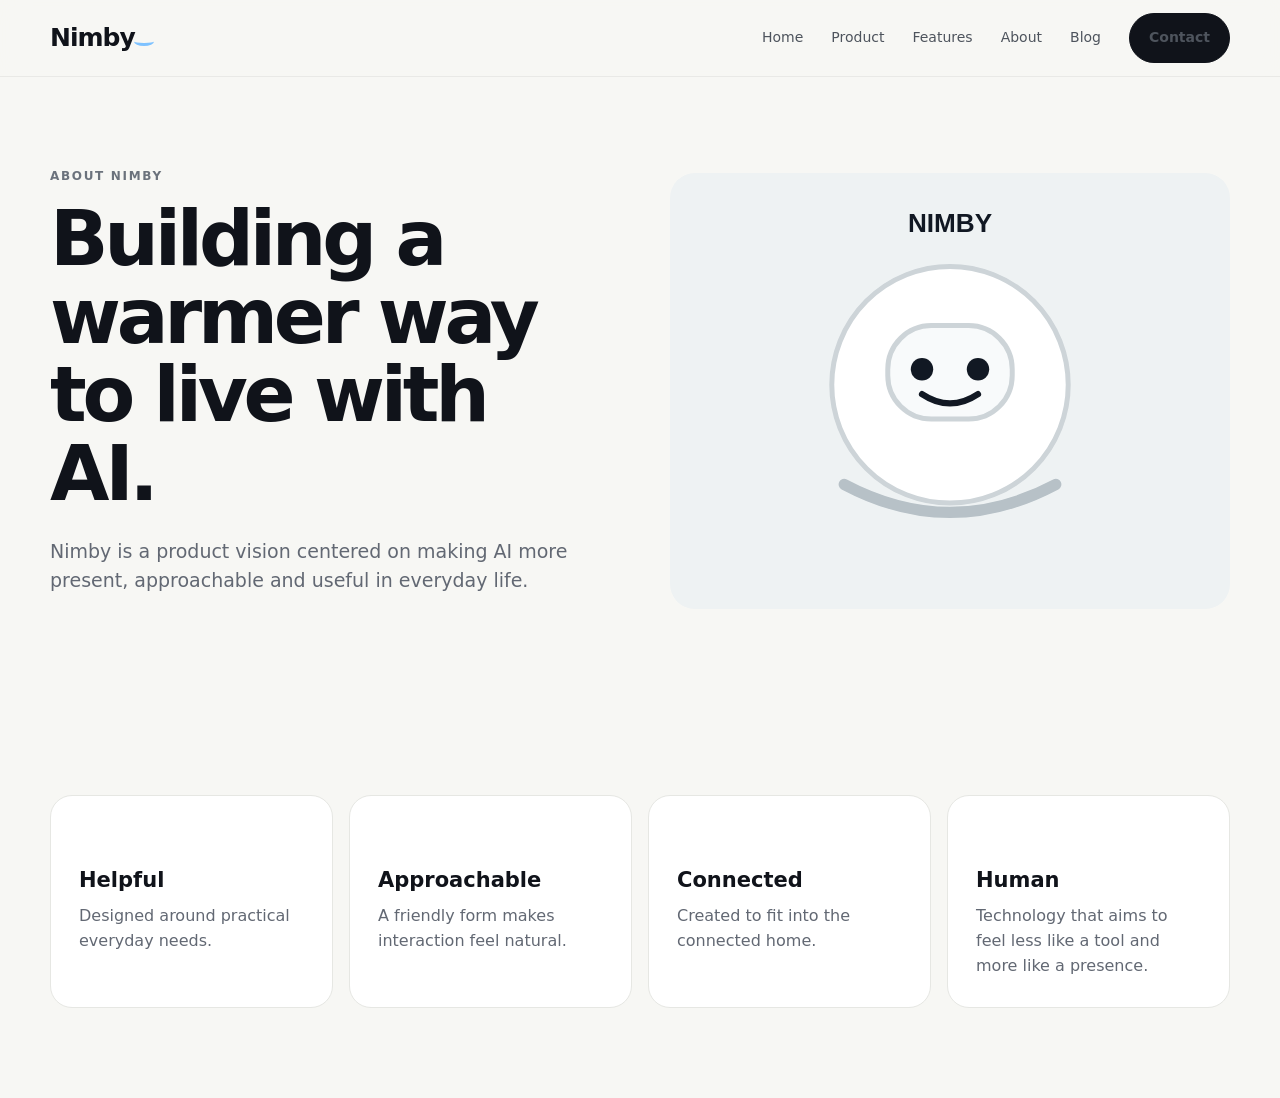
<file: about.html>
<!doctype html><html lang="en"><head><meta charset="utf-8"><meta name="viewport" content="width=device-width,initial-scale=1"><title>About | Nimby</title><link rel="stylesheet" href="style.css"></head><body><header class="nav"><div class="container nav-inner"><a class="logo" href="index.html">Nimby<span></span></a><nav class="links"><a href="index.html">Home</a><a href="product.html">Product</a><a href="features.html">Features</a><a href="about.html">About</a><a href="blog.html">Blog</a><a href="contact.html" class="btn btn-dark">Contact</a></nav><button class="menu">☰</button></div></header><main><section class="section"><div class="container feature-grid"><div><div class="eyebrow">About Nimby</div><h1>Building a warmer way to live with AI.</h1><p class="lead">Nimby is a product vision centered on making AI more present, approachable and useful in everyday life.</p></div><img src="assets/nimby-white-home.svg" alt="Nimby companion robot"></div></section><section class="section"><div class="container"><div class="grid-4"><div class="card"><h3>Helpful</h3><p>Designed around practical everyday needs.</p></div><div class="card"><h3>Approachable</h3><p>A friendly form makes interaction feel natural.</p></div><div class="card"><h3>Connected</h3><p>Created to fit into the connected home.</p></div><div class="card"><h3>Human</h3><p>Technology that aims to feel less like a tool and more like a presence.</p></div></div></div></section></main><script src="script.js"></script></body></html>
</file>
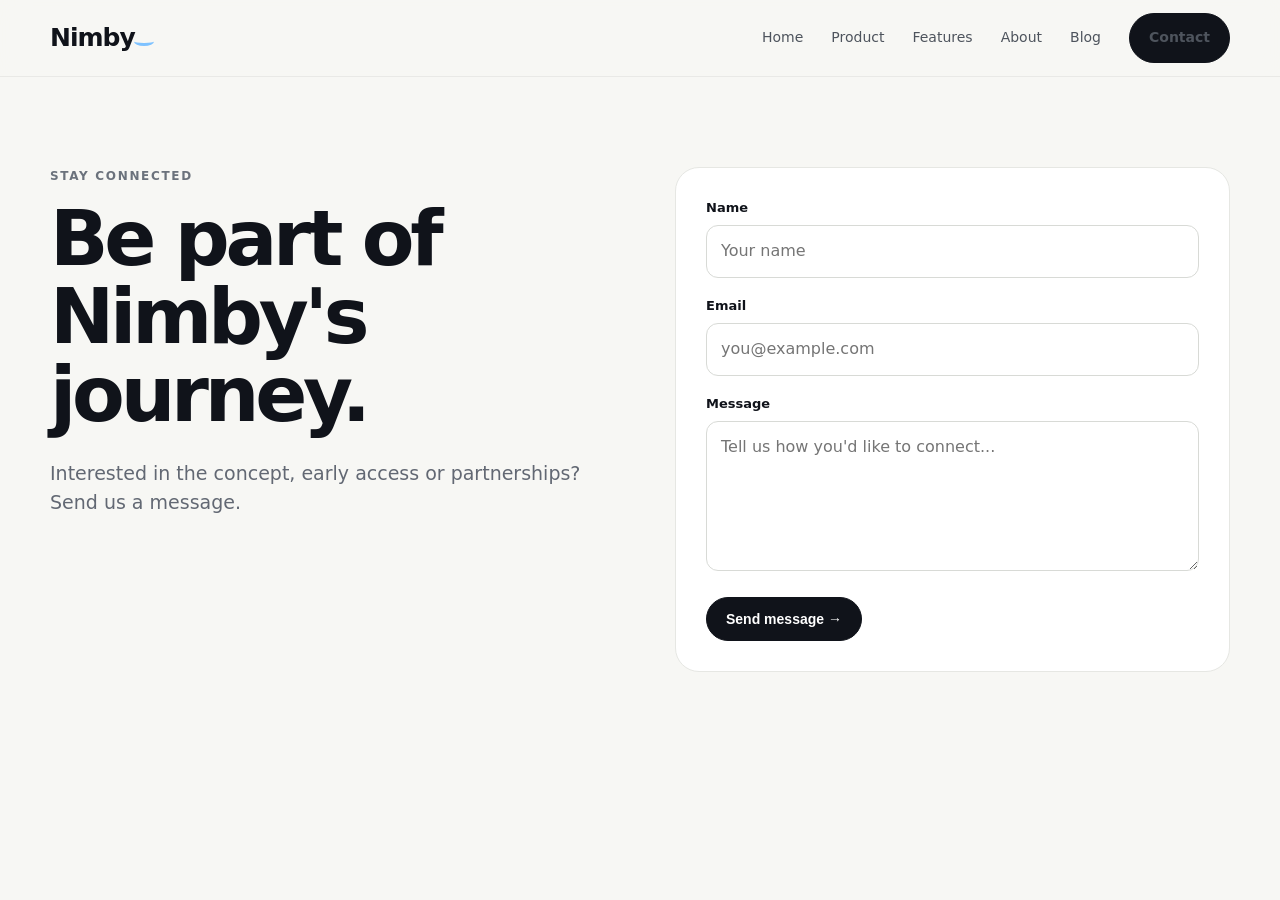
<file: contact.html>
<!doctype html><html lang="en"><head><meta charset="utf-8"><meta name="viewport" content="width=device-width,initial-scale=1"><title>Contact | Nimby</title><link rel="stylesheet" href="style.css"></head><body><header class="nav"><div class="container nav-inner"><a class="logo" href="index.html">Nimby<span></span></a><nav class="links"><a href="index.html">Home</a><a href="product.html">Product</a><a href="features.html">Features</a><a href="about.html">About</a><a href="blog.html">Blog</a><a href="contact.html" class="btn btn-dark">Contact</a></nav><button class="menu">☰</button></div></header><main><section class="section"><div class="container contact"><div><div class="eyebrow">Stay connected</div><h1>Be part of Nimby's journey.</h1><p class="lead">Interested in the concept, early access or partnerships? Send us a message.</p></div><form class="form" action="mailto:hello@nimby.ai" method="post" enctype="text/plain"><div class="field"><label>Name</label><input name="name" required placeholder="Your name"></div><div class="field"><label>Email</label><input type="email" name="email" required placeholder="you@example.com"></div><div class="field"><label>Message</label><textarea name="message" required placeholder="Tell us how you'd like to connect..."></textarea></div><button class="btn btn-dark" type="submit">Send message →</button></form></div></section></main><script src="script.js"></script></body></html>
</file>
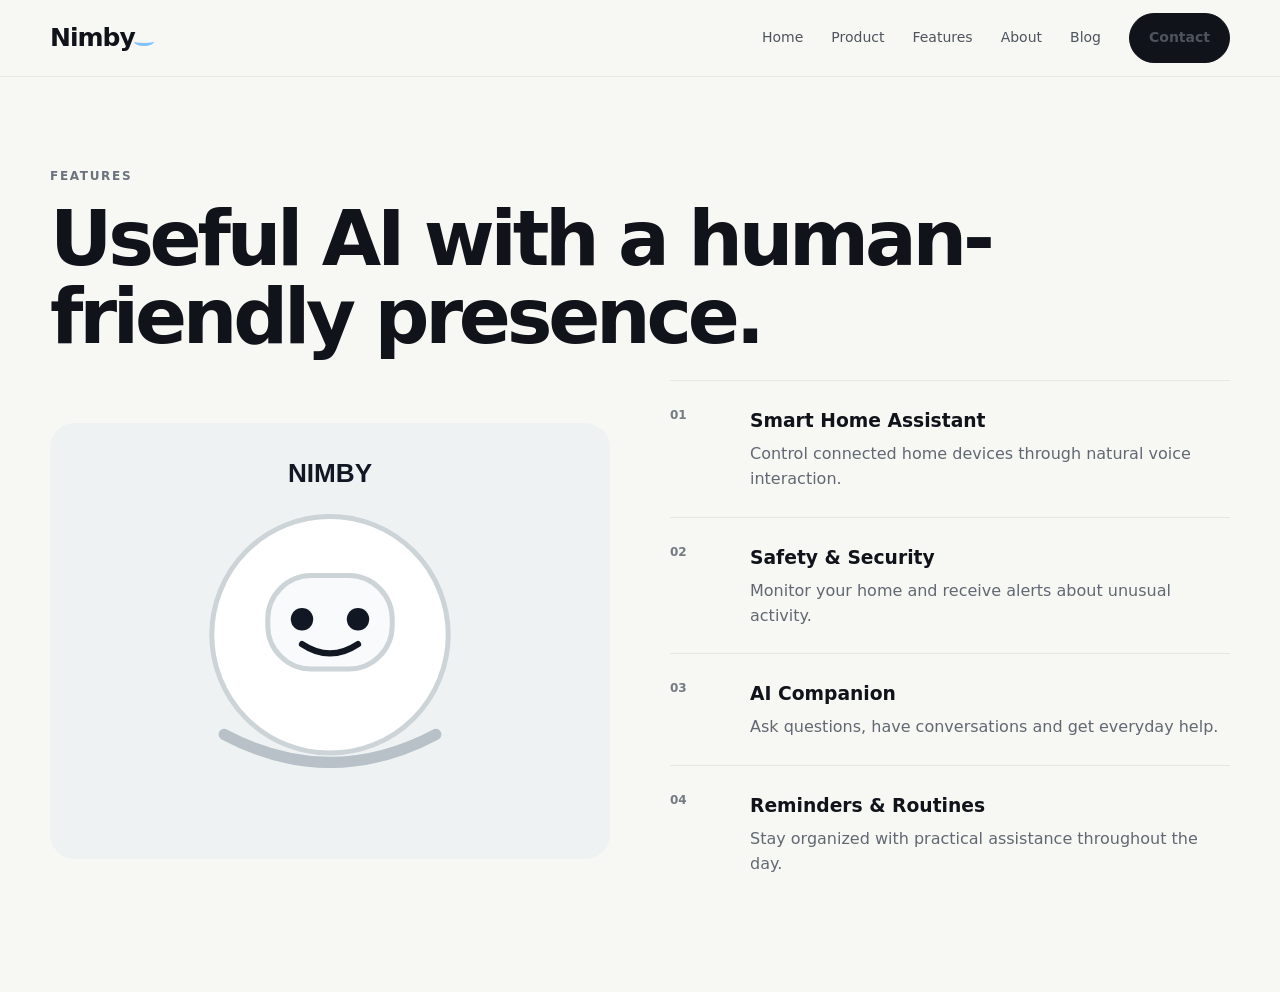
<file: features.html>
<!doctype html><html lang="en"><head><meta charset="utf-8"><meta name="viewport" content="width=device-width,initial-scale=1"><title>Features | Nimby</title><link rel="stylesheet" href="style.css"></head><body><header class="nav"><div class="container nav-inner"><a class="logo" href="index.html">Nimby<span></span></a><nav class="links"><a href="index.html">Home</a><a href="product.html">Product</a><a href="features.html">Features</a><a href="about.html">About</a><a href="blog.html">Blog</a><a href="contact.html" class="btn btn-dark">Contact</a></nav><button class="menu">☰</button></div></header><main><section class="section"><div class="container"><div class="eyebrow">Features</div><h1>Useful AI with a human-friendly presence.</h1><div class="feature-grid"><img src="assets/nimby-white-home.svg" alt="Nimby"><div class="feature-list"><div class="feature-row"><span class="num">01</span><div><h3>Smart Home Assistant</h3><p>Control connected home devices through natural voice interaction.</p></div></div><div class="feature-row"><span class="num">02</span><div><h3>Safety & Security</h3><p>Monitor your home and receive alerts about unusual activity.</p></div></div><div class="feature-row"><span class="num">03</span><div><h3>AI Companion</h3><p>Ask questions, have conversations and get everyday help.</p></div></div><div class="feature-row"><span class="num">04</span><div><h3>Reminders & Routines</h3><p>Stay organized with practical assistance throughout the day.</p></div></div></div></div></div></section></main><script src="script.js"></script></body></html>
</file>
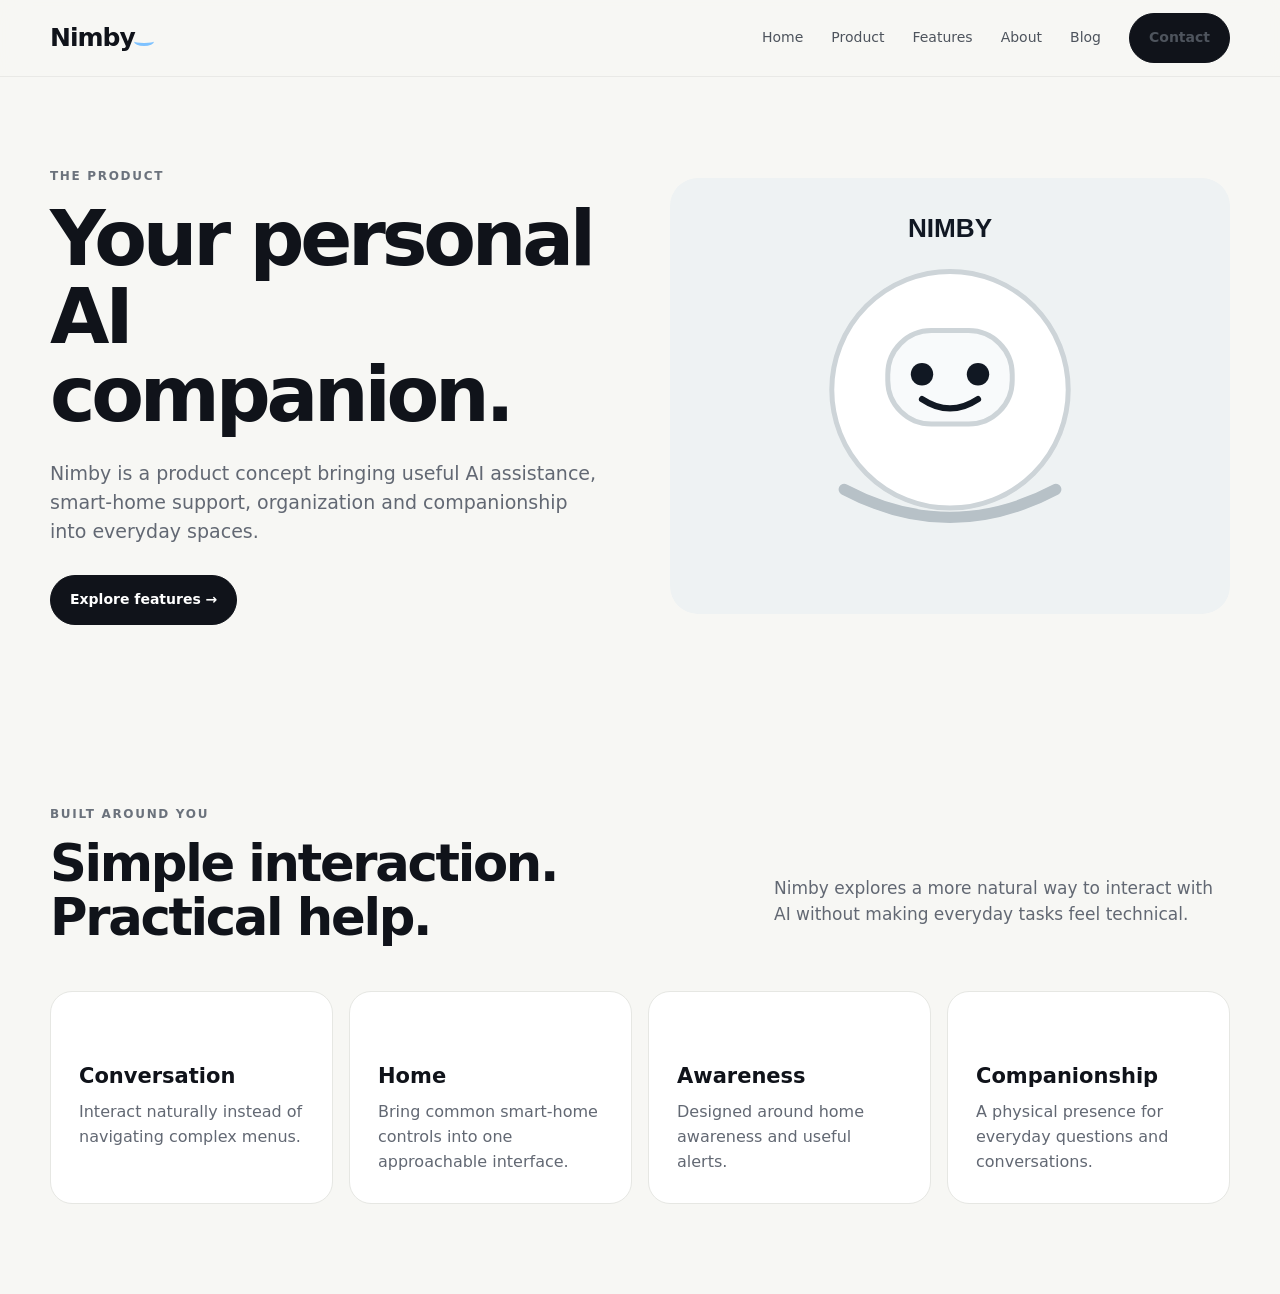
<file: product.html>
<!doctype html><html lang="en"><head><meta charset="utf-8"><meta name="viewport" content="width=device-width,initial-scale=1"><title>Product | Nimby</title><link rel="stylesheet" href="style.css"></head><body><header class="nav"><div class="container nav-inner"><a class="logo" href="index.html">Nimby<span></span></a><nav class="links"><a href="index.html">Home</a><a href="product.html">Product</a><a href="features.html">Features</a><a href="about.html">About</a><a href="blog.html">Blog</a><a href="contact.html" class="btn btn-dark">Contact</a></nav><button class="menu">☰</button></div></header><main><section class="section"><div class="container feature-grid"><div><div class="eyebrow">The product</div><h1>Your personal AI companion.</h1><p class="lead">Nimby is a product concept bringing useful AI assistance, smart-home support, organization and companionship into everyday spaces.</p><div class="actions"><a class="btn btn-dark" href="features.html">Explore features →</a></div></div><div class="hero-img"><img src="assets/nimby-white-home.svg" alt="Nimby companion robot"></div></div></section><section class="section"><div class="container"><div class="section-head"><div><div class="eyebrow">Built around you</div><h2>Simple interaction. Practical help.</h2></div><p>Nimby explores a more natural way to interact with AI without making everyday tasks feel technical.</p></div><div class="grid-4"><div class="card"><h3>Conversation</h3><p>Interact naturally instead of navigating complex menus.</p></div><div class="card"><h3>Home</h3><p>Bring common smart-home controls into one approachable interface.</p></div><div class="card"><h3>Awareness</h3><p>Designed around home awareness and useful alerts.</p></div><div class="card"><h3>Companionship</h3><p>A physical presence for everyday questions and conversations.</p></div></div></div></section></main><script src="script.js"></script></body></html>
</file>
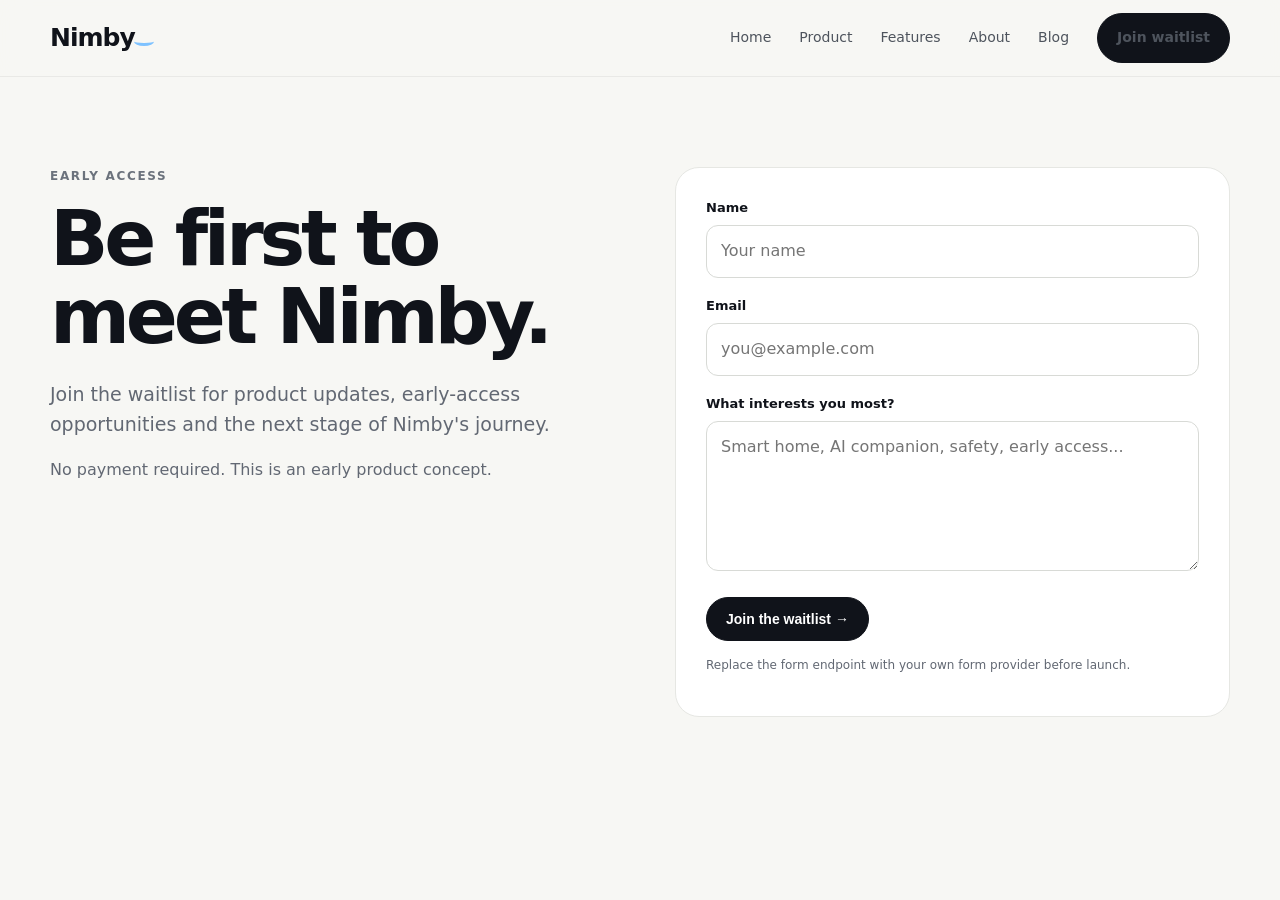
<file: waitlist.html>
<!doctype html><html lang="en"><head><meta charset="utf-8"><meta name="viewport" content="width=device-width,initial-scale=1"><title>Join the Waitlist | Nimby</title><meta name="description" content="Join the Nimby early access waitlist."><link rel="stylesheet" href="style.css"></head><body><header class="nav"><div class="container nav-inner"><a class="logo" href="index.html">Nimby<span></span></a><nav class="links"><a href="index.html">Home</a><a href="product.html">Product</a><a href="features.html">Features</a><a href="about.html">About</a><a href="blog.html">Blog</a><a href="waitlist.html" class="btn btn-dark">Join waitlist</a></nav><button class="menu">☰</button></div></header><main><section class="section"><div class="container contact"><div><div class="eyebrow">Early access</div><h1>Be first to meet Nimby.</h1><p class="lead">Join the waitlist for product updates, early-access opportunities and the next stage of Nimby's journey.</p><p style="color:var(--muted)">No payment required. This is an early product concept.</p></div><form class="form" action="https://formspree.io/f/your-form-id" method="POST"><div class="field"><label>Name</label><input name="name" required placeholder="Your name"></div><div class="field"><label>Email</label><input type="email" name="email" required placeholder="you@example.com"></div><div class="field"><label>What interests you most?</label><textarea name="interest" placeholder="Smart home, AI companion, safety, early access..."></textarea></div><button class="btn btn-dark" type="submit">Join the waitlist →</button><p style="font-size:12px;color:var(--muted);margin-top:15px">Replace the form endpoint with your own form provider before launch.</p></form></div></section></main><script src="script.js"></script></body></html>
</file>
<file: style.css>
:root{--bg:#f7f7f4;--surface:#fff;--ink:#10131a;--muted:#626873;--line:#e6e7e3;--accent:#8ec8ff;--dark:#111823;--max:1180px}*{box-sizing:border-box}html{scroll-behavior:smooth}body{margin:0;font-family:Inter,ui-sans-serif,system-ui,-apple-system,BlinkMacSystemFont,"Segoe UI",sans-serif;color:var(--ink);background:var(--bg);line-height:1.55}img{max-width:100%;display:block}a{color:inherit;text-decoration:none}.container{width:min(var(--max),calc(100% - 40px));margin:auto}.nav{position:sticky;top:0;z-index:20;background:rgba(247,247,244,.92);backdrop-filter:blur(14px);border-bottom:1px solid rgba(0,0,0,.06)}.nav-inner{height:76px;display:flex;align-items:center;justify-content:space-between}.logo{font-size:25px;font-weight:800;letter-spacing:-1px}.logo span{display:inline-block;width:20px;height:9px;border-bottom:3px solid #7ec2ff;border-radius:50%;margin-left:-1px}.links{display:flex;gap:28px;align-items:center;font-size:14px}.links a{color:#4e545d}.links a:hover{color:var(--ink)}.btn{display:inline-flex;align-items:center;justify-content:center;gap:8px;padding:13px 19px;border-radius:999px;font-weight:700;font-size:14px;border:1px solid var(--ink);transition:.2s}.btn-dark{background:var(--ink);color:#fff}.btn-light{background:#fff}.btn:hover{transform:translateY(-1px)}.menu{display:none;border:0;background:none;font-size:25px}.hero{padding:58px 0 80px}.hero-grid{display:grid;grid-template-columns:1fr 1.15fr;gap:54px;align-items:center}.eyebrow{font-size:12px;letter-spacing:.14em;text-transform:uppercase;font-weight:800;color:#6b727c;margin-bottom:14px}.hero h1,h1{font-size:clamp(48px,6vw,78px);line-height:1.02;letter-spacing:-.055em;margin:0 0 24px}.lead{font-size:19px;color:var(--muted);max-width:650px}.actions{display:flex;gap:12px;flex-wrap:wrap;margin-top:28px}.hero-img img,.cover{width:100%;border-radius:28px}.band{padding:18px 20px;background:var(--ink);color:#fff;text-align:center;font-size:12px;letter-spacing:.16em;font-weight:800}.section{padding:90px 0}.section-head{display:grid;grid-template-columns:1.2fr .8fr;gap:40px;align-items:end;margin-bottom:46px}.section h2{font-size:clamp(36px,4vw,58px);line-height:1.05;letter-spacing:-.045em;margin:0}.section-head p{color:var(--muted);font-size:17px}.grid-4{display:grid;grid-template-columns:repeat(4,1fr);gap:16px}.card{background:var(--surface);border:1px solid var(--line);border-radius:22px;padding:28px;min-height:210px}.card h3{font-size:21px;margin:40px 0 8px}.card p{color:var(--muted);margin:0}.num{font-size:12px;font-weight:800;color:#747b84}.dark-section{background:var(--dark);color:#fff}.dark-section .eyebrow{color:#aeb7c3}.dark-section .lead{color:#c5ccd4}.split{display:grid;grid-template-columns:1fr 1fr;gap:60px;align-items:center}.split img{border-radius:28px}.feature-grid{display:grid;grid-template-columns:1fr 1fr;gap:60px;align-items:center}.feature-list{display:grid;gap:0}.feature-row{display:grid;grid-template-columns:60px 1fr;gap:20px;padding:25px 0;border-top:1px solid var(--line)}.feature-row h3{margin:0 0 7px}.feature-row p{margin:0;color:var(--muted)}.hero-img{overflow:hidden}.blog-grid{display:grid;grid-template-columns:1fr 1fr;gap:20px}.blog-card{background:#fff;border:1px solid var(--line);border-radius:24px;overflow:hidden}.blog-card img{width:100%;aspect-ratio:1.5;object-fit:cover}.blog-copy{padding:28px}.blog-copy h3{font-size:25px;line-height:1.15}.blog-copy p{color:var(--muted)}.article{max-width:850px}.article h1{font-size:clamp(44px,6vw,70px)}.article h2{font-size:34px;margin-top:52px}.article p{font-size:18px;color:#4f5660}.cover{margin:38px 0}.contact{display:grid;grid-template-columns:1fr 1fr;gap:70px}.form{background:#fff;border:1px solid var(--line);border-radius:24px;padding:30px}.field{margin-bottom:18px}.field label{display:block;font-size:13px;font-weight:700;margin-bottom:7px}.field input,.field textarea{width:100%;padding:13px 14px;border:1px solid #d8dad6;border-radius:12px;font:inherit}.field textarea{min-height:150px;resize:vertical}footer{border-top:1px solid var(--line);padding:28px 0}.footer-inner{display:flex;justify-content:space-between;color:var(--muted);font-size:14px}@media(max-width:800px){.links{display:none}.links.mobile-open{display:flex;position:absolute;left:0;right:0;top:76px;background:var(--bg);padding:20px;flex-direction:column;align-items:stretch;border-bottom:1px solid var(--line)}.menu{display:block}.hero-grid,.section-head,.split,.feature-grid,.contact,.blog-grid{grid-template-columns:1fr}.grid-4{grid-template-columns:1fr 1fr}.hero{padding-top:35px}.section{padding:65px 0}}@media(max-width:520px){.container{width:min(var(--max),calc(100% - 28px))}.grid-4{grid-template-columns:1fr}.hero h1,h1{font-size:47px}.footer-inner{flex-direction:column;gap:6px}}
</file>
